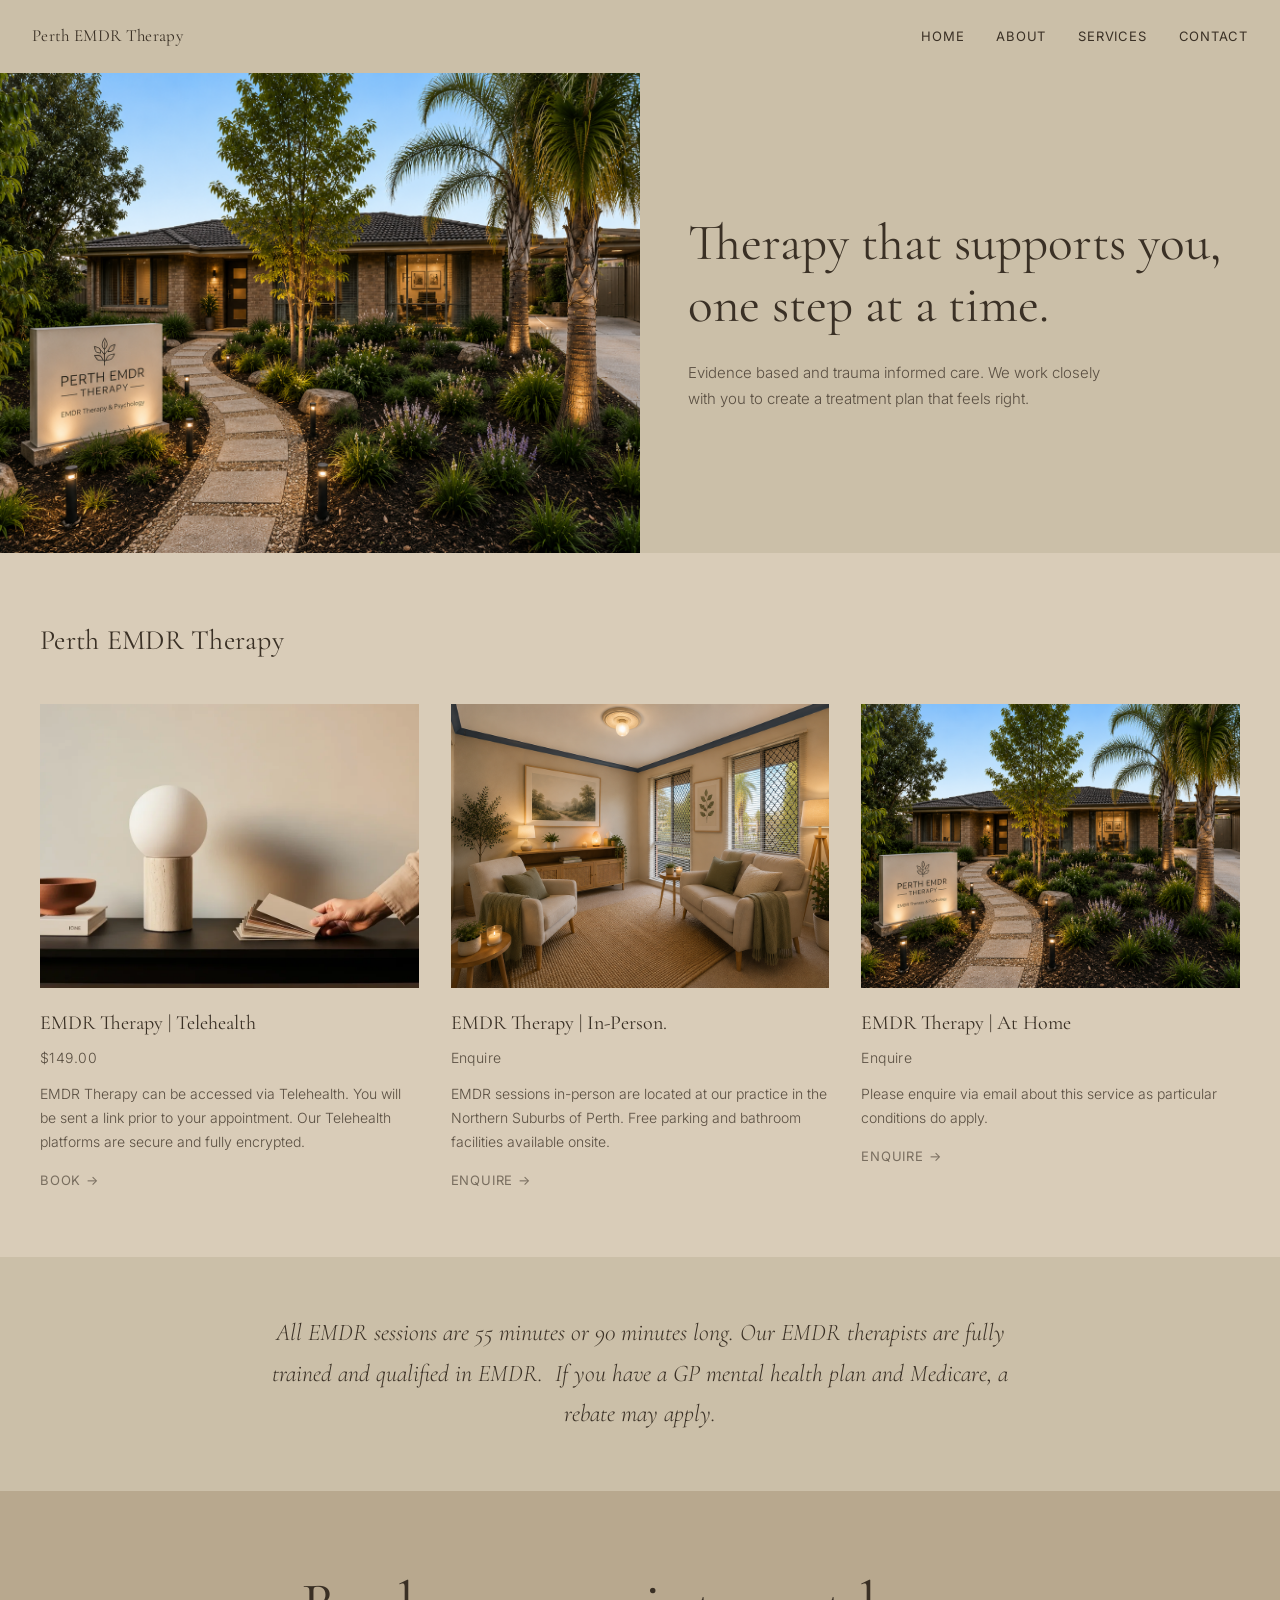
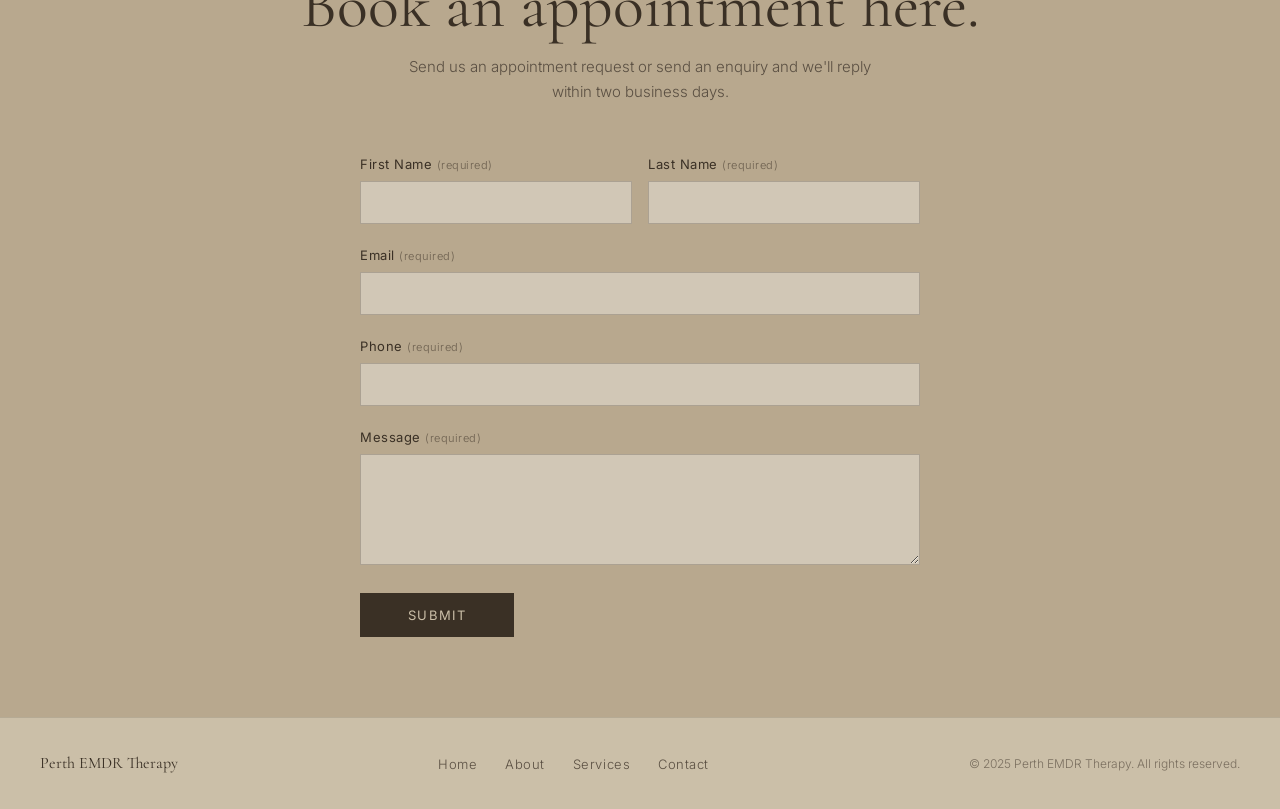
<file: index.html>
<!DOCTYPE html>
<html lang="en">
<head>
  <meta charset="UTF-8">
  <meta name="viewport" content="width=device-width, initial-scale=1.0">
  <title>Perth EMDR Therapy | EMDR Therapist Perth</title>
  <meta name="description" content="Evidence based and trauma informed EMDR therapy in Perth. Telehealth and in-person sessions available.">
  <link rel="preconnect" href="https://fonts.googleapis.com">
  <link rel="preconnect" href="https://fonts.gstatic.com" crossorigin>
  <link href="https://fonts.googleapis.com/css2?family=Cormorant+Garamond:ital,wght@0,300;0,400;0,500;1,300;1,400&family=Inter:wght@300;400;500&display=swap" rel="stylesheet">
  <link rel="stylesheet" href="css/style.css">
</head>
<body>

  <!-- NAV -->
  <nav class="nav">
    <a href="index.html" class="nav-logo">Perth EMDR Therapy</a>
    <div class="nav-desktop">
      <a href="index.html">Home</a>
      <a href="about.html">About</a>
      <a href="services.html">Services</a>
      <a href="contact.html">Contact</a>
    </div>
    <button class="nav-hamburger" id="hamburger" aria-label="Menu">
      <span></span>
      <span></span>
      <span></span>
    </button>
    <div class="nav-menu" id="nav-menu">
      <a href="index.html">Home</a>
      <a href="about.html">About</a>
      <a href="services.html">Services</a>
      <a href="contact.html">Contact</a>
    </div>
  </nav>

  <!-- HERO — split: image left, text right -->
  <section class="hero">
    <div class="hero-image">
      <img src="images/hero-house.png" alt="Perth EMDR Therapy practice">
    </div>
    <div class="hero-text">
      <h1>Therapy that supports you, one step at a time.</h1>
      <p>Evidence based and trauma informed care. We work closely with you to create a treatment plan that feels right.</p>
    </div>
  </section>

  <!-- SERVICES SECTION -->
  <section class="services-section">
    <h2 class="services-heading">Perth EMDR Therapy</h2>
    <div class="services-grid">

      <div class="service-card">
        <a href="services.html">
          <div class="service-card-img">
            <img src="images/emdr-telehealth.png" alt="EMDR Therapy Telehealth">
          </div>
          <div class="service-card-body">
            <h3>EMDR Therapy | Telehealth</h3>
            <p class="service-price">$149.00</p>
            <p>EMDR Therapy can be accessed via Telehealth. You will be sent a link prior to your appointment. Our Telehealth platforms are secure and fully encrypted.</p>
            <span class="service-link">Book →</span>
          </div>
        </a>
      </div>

      <div class="service-card">
        <a href="services.html">
          <div class="service-card-img">
            <img src="images/emdr-inperson.png" alt="EMDR Therapy In-Person">
          </div>
          <div class="service-card-body">
            <h3>EMDR Therapy | In-Person.</h3>
            <p class="service-price">Enquire</p>
            <p>EMDR sessions in-person are located at our practice in the Northern Suburbs of Perth. Free parking and bathroom facilities available onsite.</p>
            <span class="service-link">Enquire →</span>
          </div>
        </a>
      </div>

      <div class="service-card">
        <a href="contact.html">
          <div class="service-card-img">
            <img src="images/emdr-therapy2.png" alt="EMDR Therapy At Home">
          </div>
          <div class="service-card-body">
            <h3>EMDR Therapy | At Home</h3>
            <p class="service-price">Enquire</p>
            <p>Please enquire via email about this service as particular conditions do apply.</p>
            <span class="service-link">Enquire →</span>
          </div>
        </a>
      </div>

    </div>
  </section>

  <!-- INFO BLURB -->
  <section class="info-blurb">
    <p>All EMDR sessions are 55 minutes or 90 minutes long. Our EMDR therapists are fully trained and qualified in EMDR.&nbsp; If you have a GP mental health plan and Medicare, a rebate may apply.</p>
  </section>

  <!-- BOOKING SECTION -->
  <section class="booking-section" id="book">
    <h2>Book an appointment here.</h2>
    <p class="booking-sub">Send us an appointment request or send an enquiry and we'll reply within two business days.</p>

    <form class="booking-form" id="booking-form">
      <div class="form-row">
        <div class="form-group">
          <label>First Name <span class="req">(required)</span></label>
          <input type="text" name="first_name" required>
        </div>
        <div class="form-group">
          <label>Last Name <span class="req">(required)</span></label>
          <input type="text" name="last_name" required>
        </div>
      </div>
      <div class="form-group">
        <label>Email <span class="req">(required)</span></label>
        <input type="email" name="email" required>
      </div>
      <div class="form-group">
        <label>Phone <span class="req">(required)</span></label>
        <input type="tel" name="phone" required>
      </div>
      <div class="form-group">
        <label>Message <span class="req">(required)</span></label>
        <textarea name="message" rows="5" required></textarea>
      </div>
      <button type="submit" class="submit-btn">Submit</button>
      <div class="form-success" id="form-success">Thank you — we'll be in touch within two business days.</div>
    </form>
  </section>

  <!-- FOOTER -->
  <footer class="footer">
    <div class="footer-inner">
      <span class="footer-logo">Perth EMDR Therapy</span>
      <nav class="footer-nav">
        <a href="index.html">Home</a>
        <a href="about.html">About</a>
        <a href="services.html">Services</a>
        <a href="contact.html">Contact</a>
      </nav>
      <span class="footer-copy">© 2025 Perth EMDR Therapy. All rights reserved.</span>
    </div>
  </footer>

  <script src="js/main.js"></script>
</body>
</html>
</file>
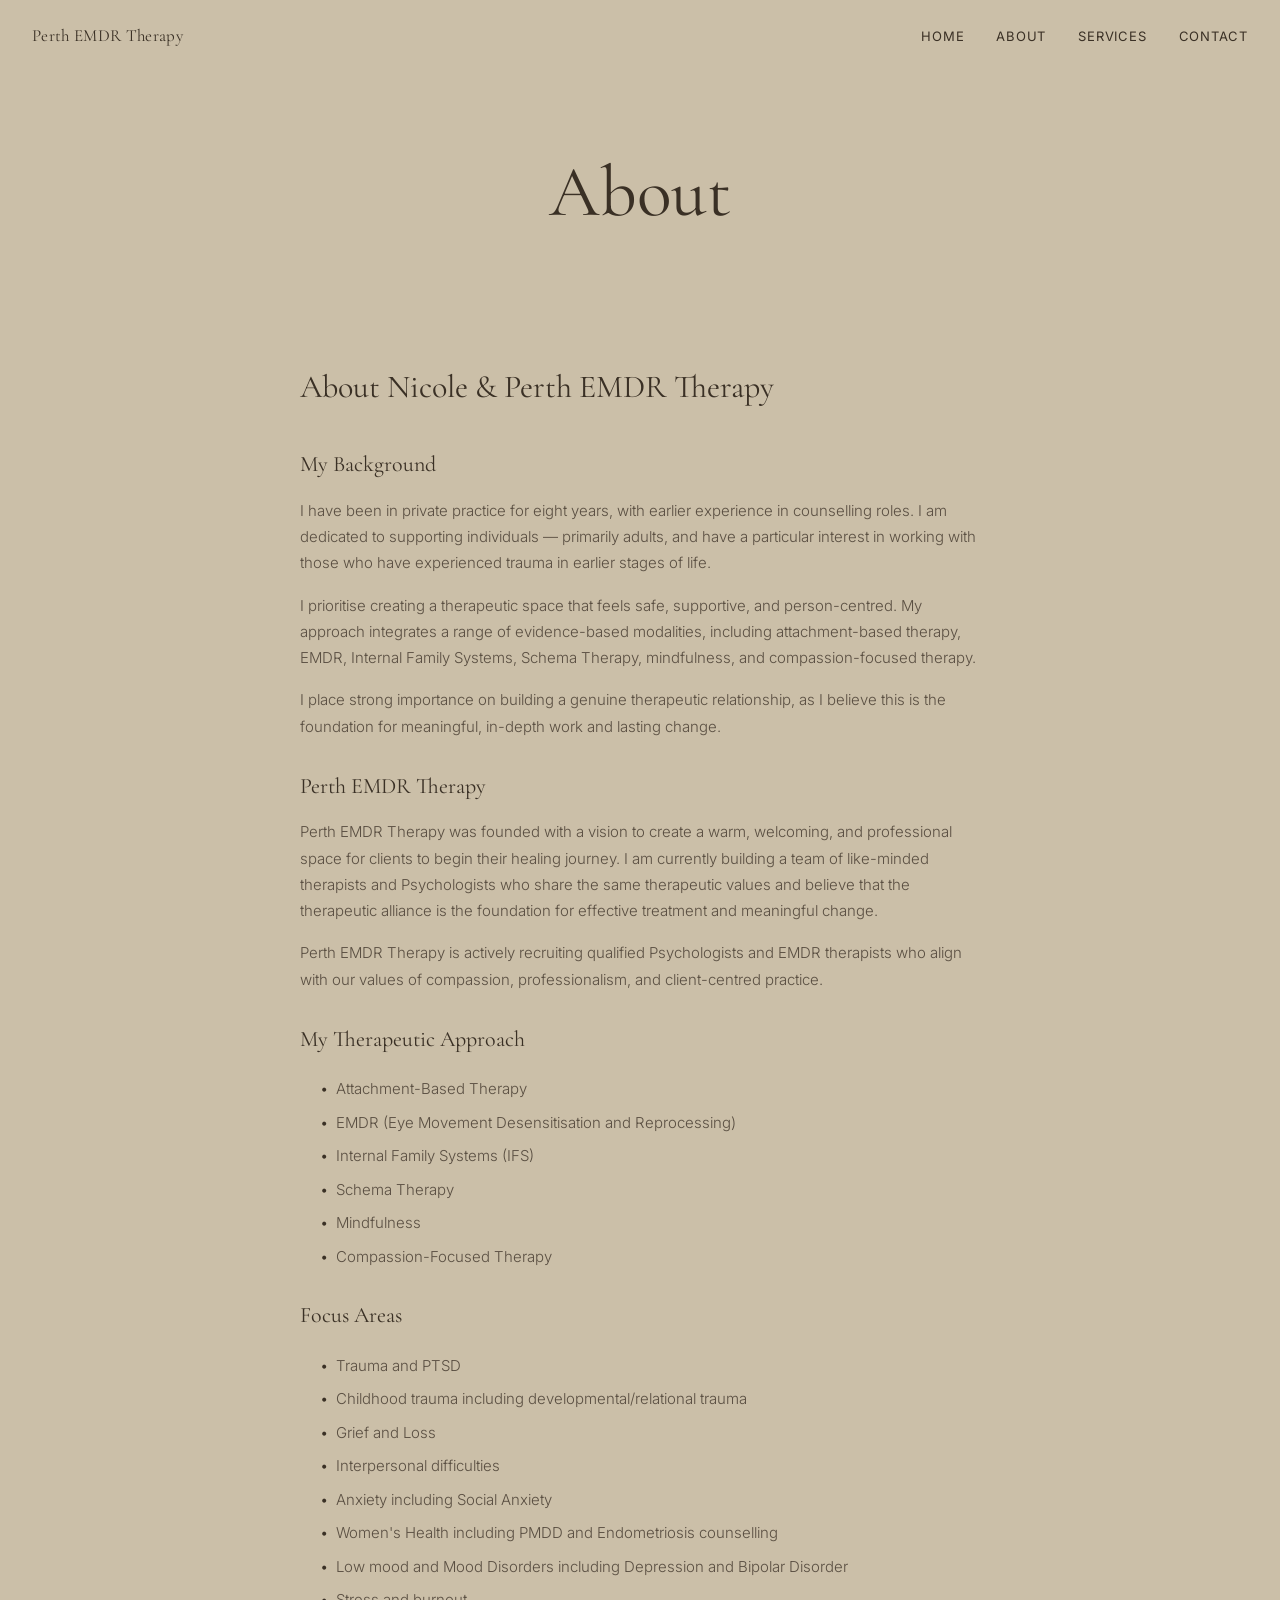
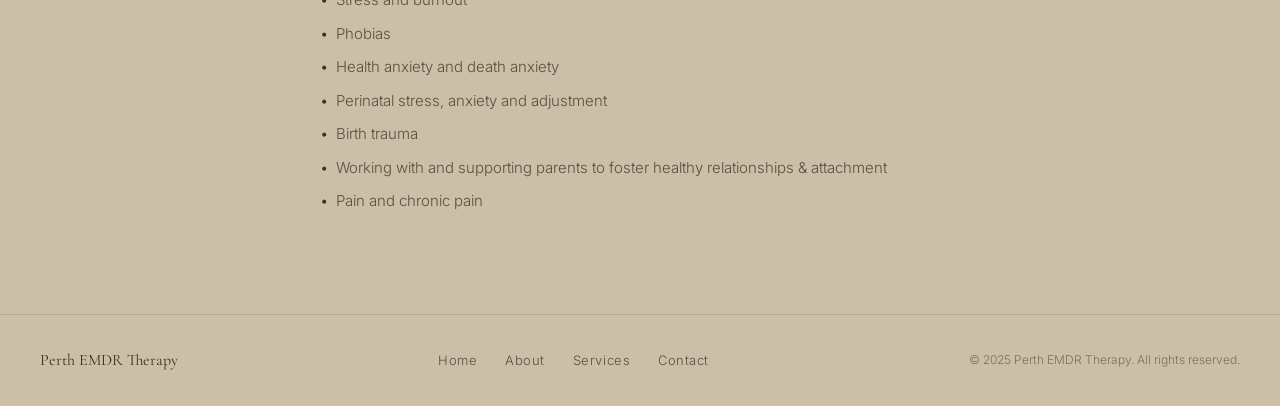
<file: about.html>
<!DOCTYPE html>
<html lang="en">
<head>
  <meta charset="UTF-8">
  <meta name="viewport" content="width=device-width, initial-scale=1.0">
  <title>About | Perth EMDR Therapy</title>
  <link rel="preconnect" href="https://fonts.googleapis.com">
  <link rel="preconnect" href="https://fonts.gstatic.com" crossorigin>
  <link href="https://fonts.googleapis.com/css2?family=Cormorant+Garamond:ital,wght@0,300;0,400;0,500;1,300;1,400&family=Inter:wght@300;400;500&display=swap" rel="stylesheet">
  <link rel="stylesheet" href="css/style.css">
</head>
<body>

  <!-- NAV -->
  <nav class="nav">
    <a href="index.html" class="nav-logo">Perth EMDR Therapy</a>
    <div class="nav-desktop">
      <a href="index.html">Home</a>
      <a href="about.html">About</a>
      <a href="services.html">Services</a>
      <a href="contact.html">Contact</a>
    </div>
    <button class="nav-hamburger" id="hamburger" aria-label="Menu">
      <span></span>
      <span></span>
      <span></span>
    </button>
    <div class="nav-menu" id="nav-menu">
      <a href="index.html">Home</a>
      <a href="about.html">About</a>
      <a href="services.html">Services</a>
      <a href="contact.html">Contact</a>
    </div>
  </nav>

  <!-- PAGE HERO -->
  <section class="page-hero">
    <h1>About</h1>
  </section>

  <!-- CONTENT -->
  <section class="page-content">
    <div class="content-wrapper">
      <h2>About Nicole & Perth EMDR Therapy</h2>
      
      <h3>My Background</h3>
      <p>I have been in private practice for eight years, with earlier experience in counselling roles. I am dedicated to supporting individuals — primarily adults, and have a particular interest in working with those who have experienced trauma in earlier stages of life.</p>

      <p>I prioritise creating a therapeutic space that feels safe, supportive, and person-centred. My approach integrates a range of evidence-based modalities, including attachment-based therapy, EMDR, Internal Family Systems, Schema Therapy, mindfulness, and compassion-focused therapy.</p>

      <p>I place strong importance on building a genuine therapeutic relationship, as I believe this is the foundation for meaningful, in-depth work and lasting change.</p>

      <h3>Perth EMDR Therapy</h3>
      <p>Perth EMDR Therapy was founded with a vision to create a warm, welcoming, and professional space for clients to begin their healing journey. I am currently building a team of like-minded therapists and Psychologists who share the same therapeutic values and believe that the therapeutic alliance is the foundation for effective treatment and meaningful change.</p>

      <p>Perth EMDR Therapy is actively recruiting qualified Psychologists and EMDR therapists who align with our values of compassion, professionalism, and client-centred practice.</p>

      <h3>My Therapeutic Approach</h3>
      <ul class="therapy-list">
        <li>Attachment-Based Therapy</li>
        <li>EMDR (Eye Movement Desensitisation and Reprocessing)</li>
        <li>Internal Family Systems (IFS)</li>
        <li>Schema Therapy</li>
        <li>Mindfulness</li>
        <li>Compassion-Focused Therapy</li>
      </ul>

      <h3>Focus Areas</h3>
      <ul class="focus-list">
        <li>Trauma and PTSD</li>
        <li>Childhood trauma including developmental/relational trauma</li>
        <li>Grief and Loss</li>
        <li>Interpersonal difficulties</li>
        <li>Anxiety including Social Anxiety</li>
        <li>Women's Health including PMDD and Endometriosis counselling</li>
        <li>Low mood and Mood Disorders including Depression and Bipolar Disorder</li>
        <li>Stress and burnout</li>
        <li>Phobias</li>
        <li>Health anxiety and death anxiety</li>
        <li>Perinatal stress, anxiety and adjustment</li>
        <li>Birth trauma</li>
        <li>Working with and supporting parents to foster healthy relationships & attachment</li>
        <li>Pain and chronic pain</li>
      </ul>
    </div>
  </section>

  <!-- FOOTER -->
  <footer class="footer">
    <div class="footer-inner">
      <span class="footer-logo">Perth EMDR Therapy</span>
      <nav class="footer-nav">
        <a href="index.html">Home</a>
        <a href="about.html">About</a>
        <a href="services.html">Services</a>
        <a href="contact.html">Contact</a>
      </nav>
      <span class="footer-copy">© 2025 Perth EMDR Therapy. All rights reserved.</span>
    </div>
  </footer>

  <script src="js/main.js"></script>
</body>
</html>
</file>
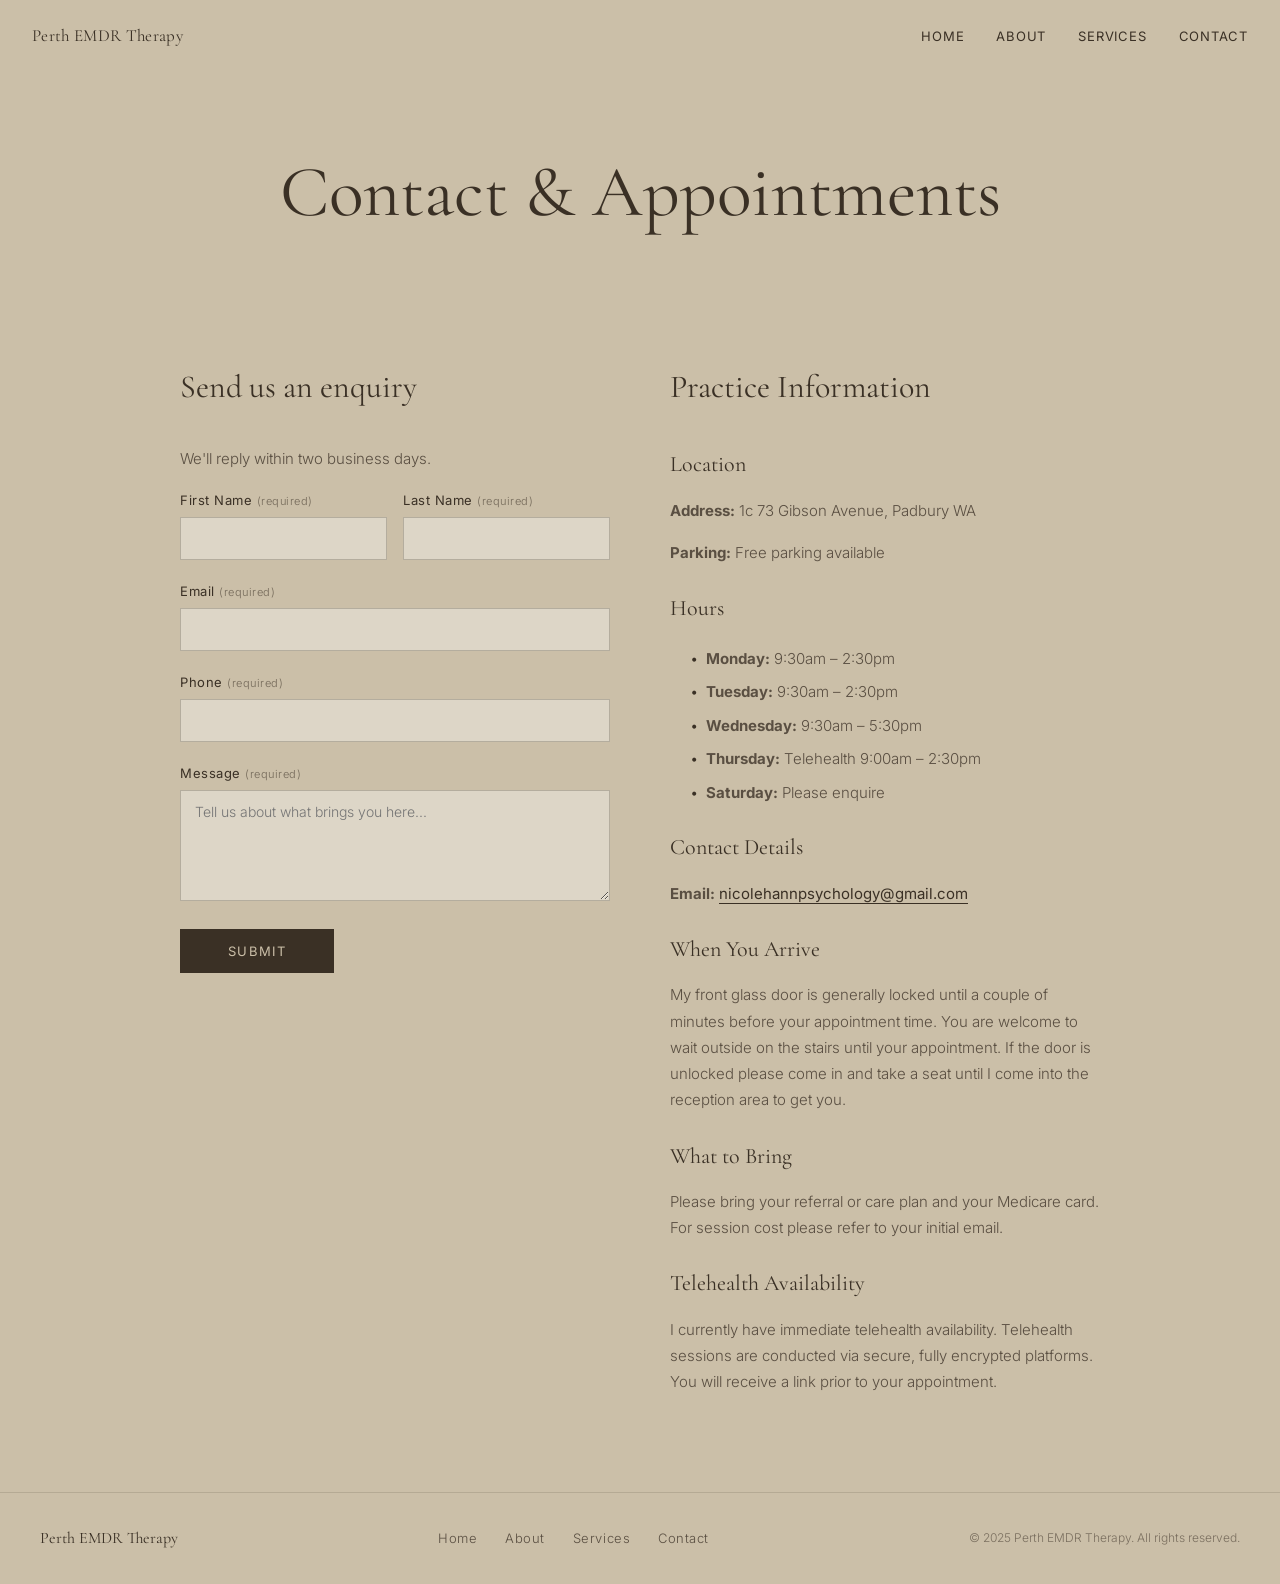
<file: contact.html>
<!DOCTYPE html>
<html lang="en">
<head>
  <meta charset="UTF-8">
  <meta name="viewport" content="width=device-width, initial-scale=1.0">
  <title>Contact | Perth EMDR Therapy</title>
  <link rel="preconnect" href="https://fonts.googleapis.com">
  <link rel="preconnect" href="https://fonts.gstatic.com" crossorigin>
  <link href="https://fonts.googleapis.com/css2?family=Cormorant+Garamond:ital,wght@0,300;0,400;0,500;1,300;1,400&family=Inter:wght@300;400;500&display=swap" rel="stylesheet">
  <link rel="stylesheet" href="css/style.css">
</head>
<body>

  <!-- NAV -->
  <nav class="nav">
    <a href="index.html" class="nav-logo">Perth EMDR Therapy</a>
    <div class="nav-desktop">
      <a href="index.html">Home</a>
      <a href="about.html">About</a>
      <a href="services.html">Services</a>
      <a href="contact.html">Contact</a>
    </div>
    <button class="nav-hamburger" id="hamburger" aria-label="Menu">
      <span></span>
      <span></span>
      <span></span>
    </button>
    <div class="nav-menu" id="nav-menu">
      <a href="index.html">Home</a>
      <a href="about.html">About</a>
      <a href="services.html">Services</a>
      <a href="contact.html">Contact</a>
    </div>
  </nav>

  <!-- PAGE HERO -->
  <section class="page-hero">
    <h1>Contact & Appointments</h1>
  </section>

  <!-- CONTENT -->
  <section class="page-content">
    <div class="contact-wrapper">
      <div class="contact-form-section">
        <h2>Send us an enquiry</h2>
        <p>We'll reply within two business days.</p>

        <form class="booking-form" id="booking-form">
          <div class="form-row">
            <div class="form-group">
              <label>First Name <span class="req">(required)</span></label>
              <input type="text" name="first_name" required>
            </div>
            <div class="form-group">
              <label>Last Name <span class="req">(required)</span></label>
              <input type="text" name="last_name" required>
            </div>
          </div>
          <div class="form-group">
            <label>Email <span class="req">(required)</span></label>
            <input type="email" name="email" required>
          </div>
          <div class="form-group">
            <label>Phone <span class="req">(required)</span></label>
            <input type="tel" name="phone" required>
          </div>
          <div class="form-group">
            <label>Message <span class="req">(required)</span></label>
            <textarea name="message" rows="5" placeholder="Tell us about what brings you here..." required></textarea>
          </div>
          <button type="submit" class="submit-btn">Submit</button>
          <div class="form-success" id="form-success">Thank you — we'll be in touch within two business days.</div>
        </form>
      </div>

      <div class="contact-info-section">
        <h2>Practice Information</h2>
        
        <h3>Location</h3>
        <p><strong>Address:</strong> 1c 73 Gibson Avenue, Padbury WA</p>
        <p><strong>Parking:</strong> Free parking available</p>

        <h3>Hours</h3>
        <ul class="hours-list">
          <li><strong>Monday:</strong> 9:30am – 2:30pm</li>
          <li><strong>Tuesday:</strong> 9:30am – 2:30pm</li>
          <li><strong>Wednesday:</strong> 9:30am – 5:30pm</li>
          <li><strong>Thursday:</strong> Telehealth 9:00am – 2:30pm</li>
          <li><strong>Saturday:</strong> Please enquire</li>
        </ul>

        <h3>Contact Details</h3>
        <p><strong>Email:</strong> <a href="mailto:nicolehannpsychology@gmail.com">nicolehannpsychology@gmail.com</a></p>

        <h3>When You Arrive</h3>
        <p>My front glass door is generally locked until a couple of minutes before your appointment time. You are welcome to wait outside on the stairs until your appointment. If the door is unlocked please come in and take a seat until I come into the reception area to get you.</p>

        <h3>What to Bring</h3>
        <p>Please bring your referral or care plan and your Medicare card. For session cost please refer to your initial email.</p>

        <h3>Telehealth Availability</h3>
        <p>I currently have immediate telehealth availability. Telehealth sessions are conducted via secure, fully encrypted platforms. You will receive a link prior to your appointment.</p>
      </div>
    </div>
  </section>

  <!-- FOOTER -->
  <footer class="footer">
    <div class="footer-inner">
      <span class="footer-logo">Perth EMDR Therapy</span>
      <nav class="footer-nav">
        <a href="index.html">Home</a>
        <a href="about.html">About</a>
        <a href="services.html">Services</a>
        <a href="contact.html">Contact</a>
      </nav>
      <span class="footer-copy">© 2025 Perth EMDR Therapy. All rights reserved.</span>
    </div>
  </footer>

  <script src="js/main.js"></script>
</body>
</html>
</file>
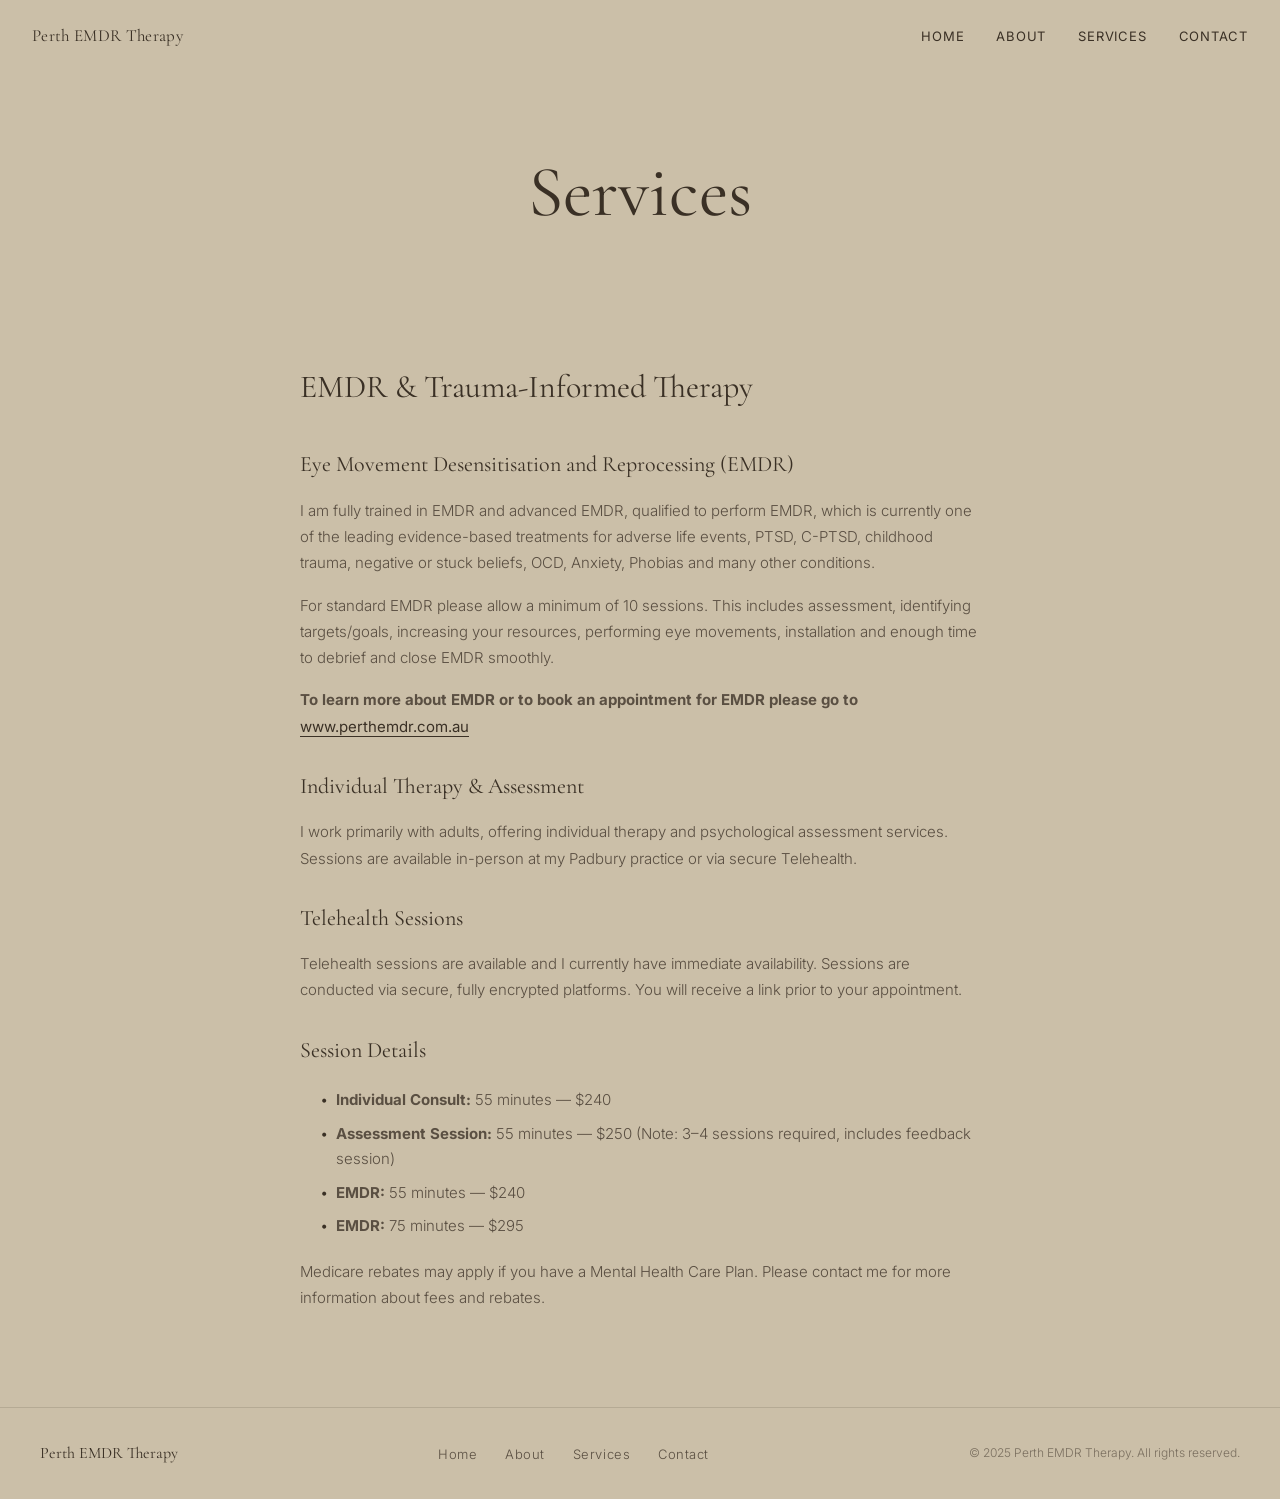
<file: services.html>
<!DOCTYPE html>
<html lang="en">
<head>
  <meta charset="UTF-8">
  <meta name="viewport" content="width=device-width, initial-scale=1.0">
  <title>Services | Perth EMDR Therapy</title>
  <link rel="preconnect" href="https://fonts.googleapis.com">
  <link rel="preconnect" href="https://fonts.gstatic.com" crossorigin>
  <link href="https://fonts.googleapis.com/css2?family=Cormorant+Garamond:ital,wght@0,300;0,400;0,500;1,300;1,400&family=Inter:wght@300;400;500&display=swap" rel="stylesheet">
  <link rel="stylesheet" href="css/style.css">
</head>
<body>

  <!-- NAV -->
  <nav class="nav">
    <a href="index.html" class="nav-logo">Perth EMDR Therapy</a>
    <div class="nav-desktop">
      <a href="index.html">Home</a>
      <a href="about.html">About</a>
      <a href="services.html">Services</a>
      <a href="contact.html">Contact</a>
    </div>
    <button class="nav-hamburger" id="hamburger" aria-label="Menu">
      <span></span>
      <span></span>
      <span></span>
    </button>
    <div class="nav-menu" id="nav-menu">
      <a href="index.html">Home</a>
      <a href="about.html">About</a>
      <a href="services.html">Services</a>
      <a href="contact.html">Contact</a>
    </div>
  </nav>

  <!-- PAGE HERO -->
  <section class="page-hero">
    <h1>Services</h1>
  </section>

  <!-- CONTENT -->
  <section class="page-content">
    <div class="content-wrapper">
      <h2>EMDR & Trauma-Informed Therapy</h2>
      
      <h3>Eye Movement Desensitisation and Reprocessing (EMDR)</h3>
      <p>I am fully trained in EMDR and advanced EMDR, qualified to perform EMDR, which is currently one of the leading evidence-based treatments for adverse life events, PTSD, C-PTSD, childhood trauma, negative or stuck beliefs, OCD, Anxiety, Phobias and many other conditions.</p>

      <p>For standard EMDR please allow a minimum of 10 sessions. This includes assessment, identifying targets/goals, increasing your resources, performing eye movements, installation and enough time to debrief and close EMDR smoothly.</p>

      <p><strong>To learn more about EMDR or to book an appointment for EMDR please go to <a href="https://www.perthemdr.com.au">www.perthemdr.com.au</a></strong></p>

      <h3>Individual Therapy & Assessment</h3>
      <p>I work primarily with adults, offering individual therapy and psychological assessment services. Sessions are available in-person at my Padbury practice or via secure Telehealth.</p>

      <h3>Telehealth Sessions</h3>
      <p>Telehealth sessions are available and I currently have immediate availability. Sessions are conducted via secure, fully encrypted platforms. You will receive a link prior to your appointment.</p>

      <h3>Session Details</h3>
      <ul class="session-list">
        <li><strong>Individual Consult:</strong> 55 minutes — $240</li>
        <li><strong>Assessment Session:</strong> 55 minutes — $250 (Note: 3–4 sessions required, includes feedback session)</li>
        <li><strong>EMDR:</strong> 55 minutes — $240</li>
        <li><strong>EMDR:</strong> 75 minutes — $295</li>
      </ul>

      <p>Medicare rebates may apply if you have a Mental Health Care Plan. Please contact me for more information about fees and rebates.</p>
    </div>
  </section>

  <!-- FOOTER -->
  <footer class="footer">
    <div class="footer-inner">
      <span class="footer-logo">Perth EMDR Therapy</span>
      <nav class="footer-nav">
        <a href="index.html">Home</a>
        <a href="about.html">About</a>
        <a href="services.html">Services</a>
        <a href="contact.html">Contact</a>
      </nav>
      <span class="footer-copy">© 2025 Perth EMDR Therapy. All rights reserved.</span>
    </div>
  </footer>

  <script src="js/main.js"></script>
</body>
</html>
</file>
<file: css/style.css>
/* =========================================
   PERTH EMDR THERAPY — Matching Squarespace
   ========================================= */

*, *::before, *::after { box-sizing: border-box; margin: 0; padding: 0; }

:root {
  --bg:       #cbbfa8;   /* warm sandy taupe — matches Squarespace exactly */
  --bg-light: #d9ccb8;   /* slightly lighter for services */
  --bg-book:  #b8a88e;   /* darker for booking section */
  --text:     #3a3025;   /* dark warm brown */
  --text-mid: #5a4f42;
  --serif:    'Cormorant Garamond', Georgia, serif;
  --sans:     'Inter', Helvetica Neue, sans-serif;
}

html { scroll-behavior: smooth; }

body {
  background: var(--bg);
  color: var(--text);
  font-family: var(--sans);
  font-weight: 300;
  font-size: 16px;
  line-height: 1.7;
}

/* ---- NAV ---- */
.nav {
  display: flex;
  align-items: center;
  justify-content: space-between;
  padding: 22px 32px;
  background: var(--bg);
  position: relative;
  z-index: 100;
}

.nav-logo {
  font-family: var(--serif);
  font-size: 17px;
  font-weight: 400;
  color: var(--text);
  text-decoration: none;
  letter-spacing: 0.02em;
}

.nav-desktop {
  display: flex;
  gap: 32px;
}

.nav-desktop a {
  font-family: var(--sans);
  font-size: 13px;
  font-weight: 400;
  color: var(--text);
  text-decoration: none;
  letter-spacing: 0.06em;
  text-transform: uppercase;
  transition: opacity 0.2s;
}

.nav-desktop a:hover { opacity: 0.6; }

.nav-hamburger {
  display: none;
  flex-direction: column;
  gap: 5px;
  background: none;
  border: none;
  cursor: pointer;
  padding: 4px;
}

.nav-hamburger span {
  display: block;
  width: 24px;
  height: 1.5px;
  background: var(--text);
  transition: all 0.3s ease;
}

.nav-hamburger.open span:nth-child(1) { transform: translateY(6.5px) rotate(45deg); }
.nav-hamburger.open span:nth-child(2) { opacity: 0; }
.nav-hamburger.open span:nth-child(3) { transform: translateY(-6.5px) rotate(-45deg); }

.nav-menu {
  display: none;
  position: absolute;
  top: 100%;
  left: 0; right: 0;
  background: var(--bg);
  padding: 20px 32px 28px;
  flex-direction: column;
  gap: 4px;
  border-top: 1px solid rgba(58,48,37,0.15);
  z-index: 99;
}

.nav-menu.open { display: flex; }

.nav-menu a {
  font-family: var(--sans);
  font-size: 14px;
  font-weight: 400;
  color: var(--text);
  text-decoration: none;
  letter-spacing: 0.06em;
  text-transform: uppercase;
  padding: 10px 0;
  border-bottom: 1px solid rgba(58,48,37,0.1);
}

.nav-menu a:last-child { border-bottom: none; }
.nav-menu a:hover { opacity: 0.6; }

/* ---- HERO ---- */
.hero {
  display: grid;
  grid-template-columns: 1fr 1fr;
  min-height: 480px;
  background: var(--bg);
}

.hero-image {
  overflow: hidden;
}

.hero-image img {
  width: 100%;
  height: 100%;
  object-fit: cover;
  object-position: center;
  display: block;
}

.hero-text {
  display: flex;
  flex-direction: column;
  justify-content: center;
  padding: 60px 56px 60px 48px;
  background: var(--bg);
}

.hero-text h1 {
  font-family: var(--serif);
  font-size: clamp(32px, 4vw, 52px);
  font-weight: 400;
  line-height: 1.2;
  color: var(--text);
  margin-bottom: 24px;
}

.hero-text p {
  font-size: 15px;
  font-weight: 300;
  color: var(--text-mid);
  line-height: 1.75;
  max-width: 420px;
}

/* ---- SERVICES ---- */
.services-section {
  background: var(--bg-light);
  padding: 64px 40px;
}

.services-heading {
  font-family: var(--serif);
  font-size: 28px;
  font-weight: 400;
  color: var(--text);
  margin-bottom: 40px;
  letter-spacing: 0.01em;
}

.services-grid {
  display: grid;
  grid-template-columns: repeat(3, 1fr);
  gap: 32px;
}

.service-card a {
  display: block;
  text-decoration: none;
  color: inherit;
}

.service-card-img {
  width: 100%;
  aspect-ratio: 4/3;
  overflow: hidden;
  margin-bottom: 18px;
}

.service-card-img img {
  width: 100%;
  height: 100%;
  object-fit: cover;
  display: block;
  transition: transform 0.5s ease;
}

.service-card:hover .service-card-img img {
  transform: scale(1.03);
}

.service-card-body h3 {
  font-family: var(--serif);
  font-size: 20px;
  font-weight: 400;
  color: var(--text);
  margin-bottom: 6px;
}

.service-price {
  font-size: 14px;
  font-weight: 500;
  color: var(--text-mid);
  margin-bottom: 10px;
  letter-spacing: 0.03em;
}

.service-card-body p {
  font-size: 14px;
  font-weight: 300;
  color: var(--text-mid);
  line-height: 1.7;
  margin-bottom: 12px;
}

.service-link {
  font-size: 13px;
  font-weight: 400;
  color: var(--text);
  letter-spacing: 0.06em;
  text-transform: uppercase;
  opacity: 0.6;
}

/* ---- INFO BLURB ---- */
.info-blurb {
  background: var(--bg);
  padding: 56px 40px;
  text-align: center;
}

.info-blurb p {
  font-family: var(--serif);
  font-size: clamp(18px, 2.5vw, 24px);
  font-weight: 300;
  font-style: italic;
  color: var(--text);
  max-width: 760px;
  margin: 0 auto;
  line-height: 1.7;
}

/* ---- BOOKING SECTION ---- */
.booking-section {
  background: var(--bg-book);
  padding: 80px 40px;
}

.booking-section h2 {
  font-family: var(--serif);
  font-size: clamp(36px, 5vw, 64px);
  font-weight: 400;
  color: var(--text);
  text-align: center;
  margin-bottom: 12px;
  line-height: 1.1;
}

.booking-sub {
  text-align: center;
  font-size: 15px;
  font-weight: 300;
  color: var(--text-mid);
  margin-bottom: 48px;
  max-width: 500px;
  margin-left: auto;
  margin-right: auto;
}

.booking-form {
  max-width: 560px;
  margin: 0 auto;
}

.form-row {
  display: grid;
  grid-template-columns: 1fr 1fr;
  gap: 16px;
}

.form-group {
  margin-bottom: 20px;
}

.form-group label {
  display: block;
  font-size: 13px;
  font-weight: 400;
  color: var(--text);
  margin-bottom: 6px;
  letter-spacing: 0.04em;
}

.req {
  font-size: 11px;
  font-weight: 300;
  opacity: 0.6;
}

.form-group input,
.form-group textarea {
  width: 100%;
  padding: 12px 14px;
  background: rgba(255,255,255,0.35);
  border: 1px solid rgba(58,48,37,0.25);
  color: var(--text);
  font-family: var(--sans);
  font-size: 14px;
  font-weight: 300;
  outline: none;
  transition: border-color 0.25s, background 0.25s;
  border-radius: 0;
  -webkit-appearance: none;
}

.form-group input:focus,
.form-group textarea:focus {
  border-color: rgba(58,48,37,0.6);
  background: rgba(255,255,255,0.5);
}

.form-group textarea { resize: vertical; }

.submit-btn {
  display: inline-block;
  padding: 14px 48px;
  background: var(--text);
  color: var(--bg);
  font-family: var(--sans);
  font-size: 13px;
  font-weight: 400;
  letter-spacing: 0.1em;
  text-transform: uppercase;
  border: none;
  cursor: pointer;
  transition: opacity 0.2s;
}

.submit-btn:hover { opacity: 0.8; }

.form-success {
  display: none;
  margin-top: 20px;
  padding: 14px 20px;
  background: rgba(255,255,255,0.3);
  font-size: 14px;
  color: var(--text);
  text-align: center;
}

/* ---- PAGE HERO ---- */
.page-hero {
  background: var(--bg);
  padding: 80px 40px;
  text-align: center;
}

.page-hero h1 {
  font-family: var(--serif);
  font-size: clamp(48px, 6vw, 72px);
  font-weight: 400;
  color: var(--text);
  line-height: 1.1;
}

/* ---- PAGE CONTENT ---- */
.page-content {
  background: var(--bg);
  padding: 48px 40px 80px;
}

.content-wrapper {
  max-width: 680px;
  margin: 0 auto;
}

.page-content h2 {
  font-family: var(--serif);
  font-size: 32px;
  font-weight: 400;
  color: var(--text);
  margin-bottom: 32px;
  margin-top: 32px;
}

.page-content h2:first-child { margin-top: 0; }

.page-content h3 {
  font-family: var(--serif);
  font-size: 22px;
  font-weight: 400;
  color: var(--text);
  margin-top: 28px;
  margin-bottom: 14px;
}

.page-content p {
  font-size: 15px;
  font-weight: 300;
  color: var(--text-mid);
  line-height: 1.75;
  margin-bottom: 16px;
}

.page-content a {
  color: var(--text);
  font-weight: 400;
  text-decoration: none;
  border-bottom: 1px solid currentColor;
}

.page-content a:hover { opacity: 0.6; }

.therapy-list, .focus-list, .session-list, .hours-list {
  margin: 18px 0 20px 20px;
  list-style: none;
}

.therapy-list li, .focus-list li, .session-list li, .hours-list li {
  font-size: 15px;
  color: var(--text-mid);
  line-height: 1.7;
  margin-bottom: 8px;
  position: relative;
  padding-left: 16px;
}

.therapy-list li::before, .focus-list li::before, .session-list li::before, .hours-list li::before {
  content: '•';
  position: absolute;
  left: 0;
  color: var(--text);
}

/* ---- CONTACT PAGE LAYOUT ---- */
.contact-wrapper {
  display: grid;
  grid-template-columns: 1fr 1fr;
  gap: 60px;
  max-width: 920px;
  margin: 0 auto;
}

.contact-form-section, .contact-info-section {
  padding: 0;
}

.contact-info-section h2 {
  margin-top: 0;
}

.contact-info-section h3 {
  margin-top: 24px;
}

/* ---- FOOTER ---- */
.footer {
  background: var(--bg);
  border-top: 1px solid rgba(58,48,37,0.15);
  padding: 32px 40px;
}

.footer-inner {
  display: flex;
  align-items: center;
  justify-content: space-between;
  flex-wrap: wrap;
  gap: 16px;
}

.footer-logo {
  font-family: var(--serif);
  font-size: 16px;
  font-weight: 400;
  color: var(--text);
}

.footer-nav {
  display: flex;
  gap: 28px;
}

.footer-nav a {
  font-size: 13px;
  font-weight: 300;
  color: var(--text-mid);
  text-decoration: none;
  letter-spacing: 0.04em;
}

.footer-nav a:hover { opacity: 0.6; }

.footer-copy {
  font-size: 12px;
  font-weight: 300;
  color: var(--text-mid);
  opacity: 0.7;
}

/* ---- SCROLL REVEAL ---- */
.reveal {
  opacity: 0;
  transform: translateY(24px);
  transition: opacity 0.7s ease, transform 0.7s ease;
}
.reveal.visible {
  opacity: 1;
  transform: translateY(0);
}

/* ---- MOBILE ---- */
@media (max-width: 768px) {
  .nav-desktop { display: none; }
  .nav-hamburger { display: flex; }
  .hero {
    grid-template-columns: 1fr;
  }

  .hero-image {
    height: 280px;
  }

  .hero-text {
    padding: 40px 24px;
  }

  .services-grid {
    grid-template-columns: 1fr;
  }

  .services-section { padding: 48px 24px; }
  .info-blurb { padding: 40px 24px; }
  .booking-section { padding: 56px 24px; }

  .form-row { grid-template-columns: 1fr; }

  .footer-inner { flex-direction: column; align-items: flex-start; }
  .footer-nav { flex-wrap: wrap; gap: 16px; }

  .contact-wrapper { grid-template-columns: 1fr; gap: 40px; }

  .page-hero { padding: 48px 20px; }
  .page-content { padding: 32px 20px 56px; }
  .content-wrapper { margin: 0 auto; }
}

@media (max-width: 480px) {
  .nav { padding: 18px 20px; }
  .nav-menu { padding: 16px 20px 24px; }
}
</file>
